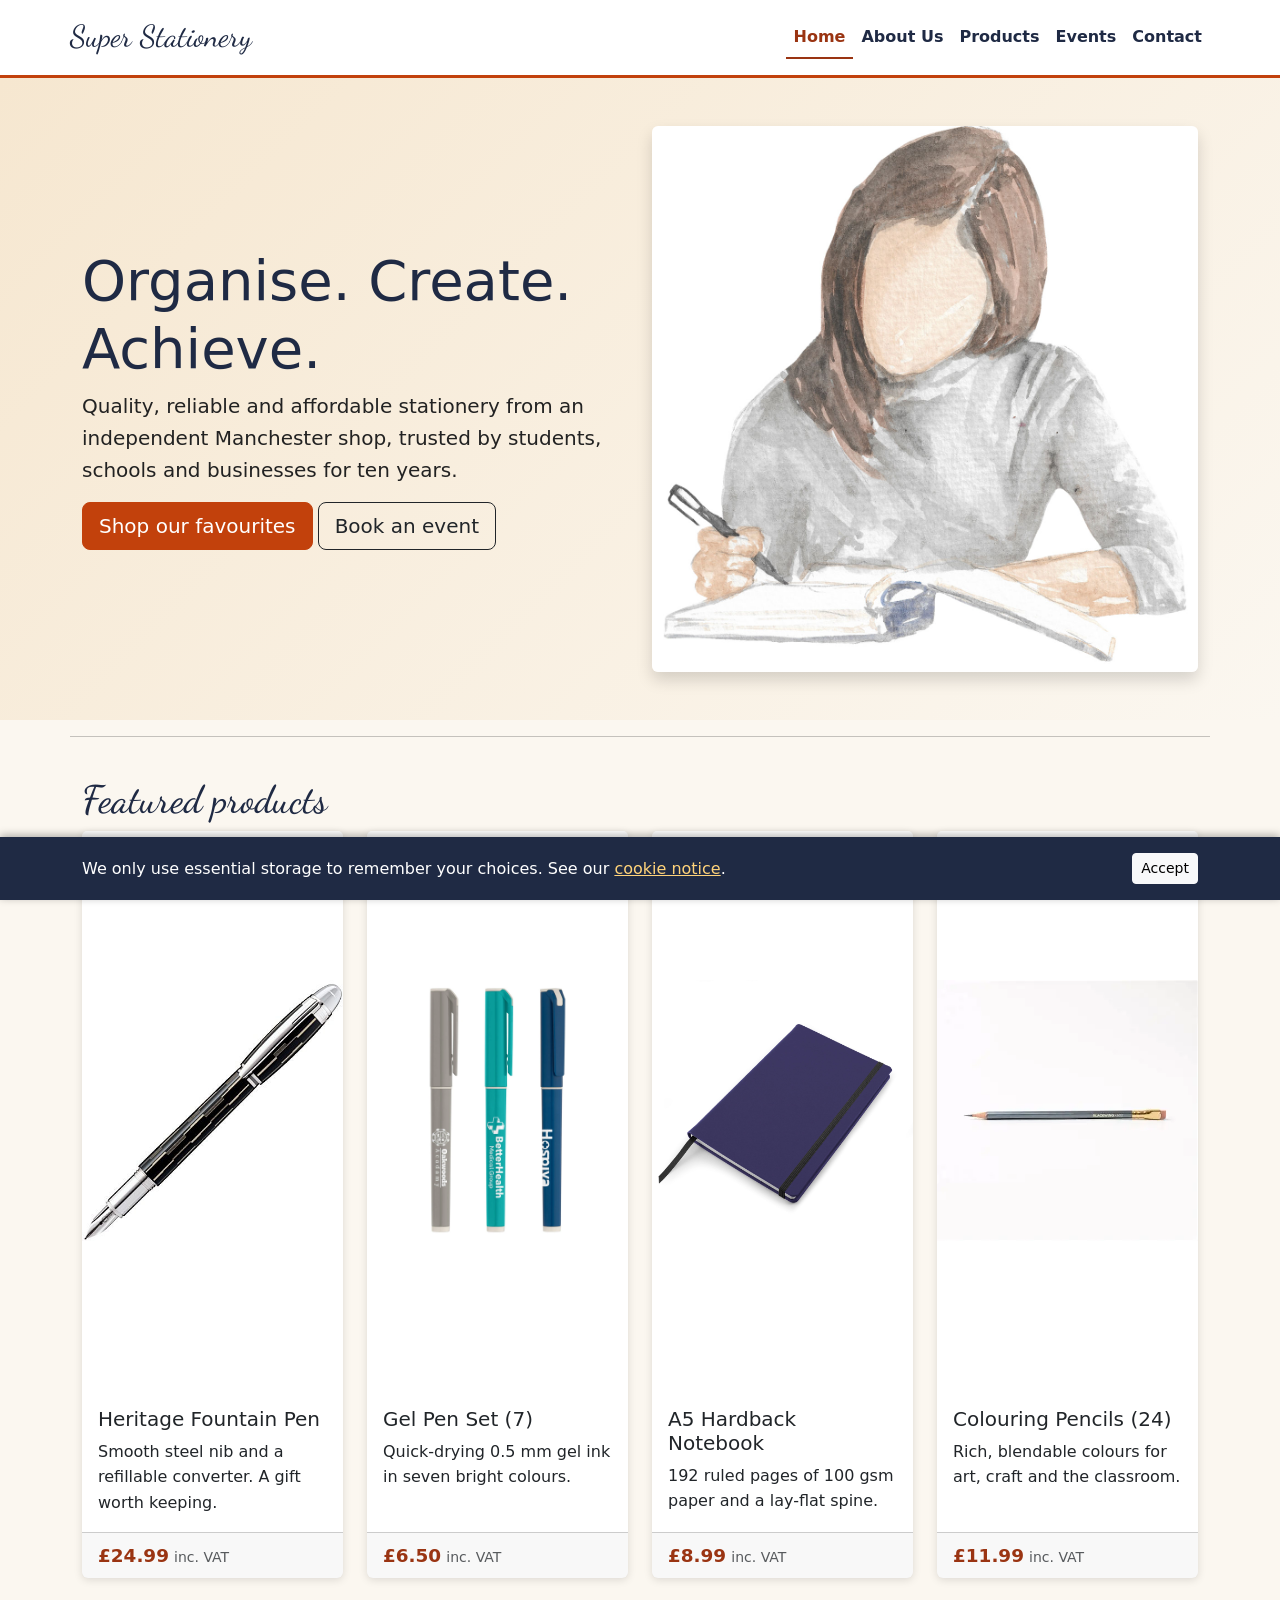
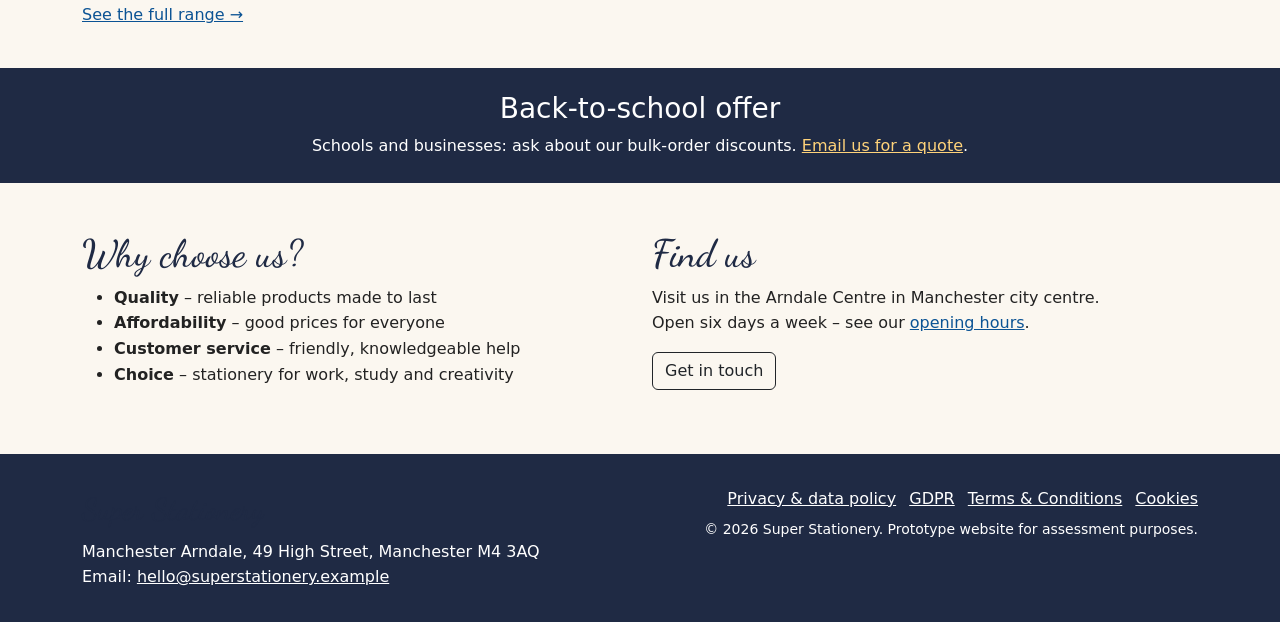
<file: index.html>
<!DOCTYPE html>
<html lang="en-GB">
<head>
  <!-- Character set and responsive viewport (needed for mobile layouts) -->
  <meta charset="utf-8">
  <meta name="viewport" content="width=device-width, initial-scale=1">
  <meta name="description" content="Super Stationery: quality, affordable stationery from an independent Manchester shop.">
  <title>Home | Super Stationery</title>
  <!-- Google Font for headings; Bootstrap provides the responsive grid; styles.css controls the site-wide look -->
  <link rel="preconnect" href="https://fonts.googleapis.com">
  <link href="https://fonts.googleapis.com/css2?family=Dancing+Script:wght@600&display=swap" rel="stylesheet">
  <link rel="stylesheet" href="css/vendor/bootstrap.min.css">
  <link rel="stylesheet" href="css/styles.css">
</head>
<body>
  <!-- Accessibility: lets keyboard users jump past the navigation -->
  <a class="skip-link" href="#main">Skip to main content</a>

  <header class="site-header">
    <nav class="navbar navbar-expand-md container" aria-label="Main navigation">
      <a class="navbar-brand brand" href="index.html">Super Stationery</a>
      <button class="navbar-toggler" type="button" data-bs-toggle="collapse" data-bs-target="#mainNav" aria-controls="mainNav" aria-expanded="false" aria-label="Toggle navigation">
        <span class="navbar-toggler-icon"></span>
      </button>
      <div class="collapse navbar-collapse" id="mainNav">
        <ul class="navbar-nav ms-auto">
          <li class="nav-item"><a class="nav-link active" href="index.html" aria-current="page">Home</a></li>
          <li class="nav-item"><a class="nav-link" href="about.html">About Us</a></li>
          <li class="nav-item"><a class="nav-link" href="products.html">Products</a></li>
          <li class="nav-item"><a class="nav-link" href="events.html">Events</a></li>
          <li class="nav-item"><a class="nav-link" href="contact.html">Contact</a></li>
        </ul>
      </div>
    </nav>
  </header>

  <main id="main" tabindex="-1">
    <!-- Hero section -->
    <section class="hero py-5" aria-labelledby="hero-title">
      <div class="container">
        <div class="row align-items-center gy-4">
          <div class="col-md-6">
            <h1 id="hero-title" class="display-4">Organise. Create. Achieve.</h1>
            <p class="lead">Quality, reliable and affordable stationery from an independent Manchester shop, trusted by students, schools and businesses for ten years.</p>
            <a class="btn btn-accent btn-lg" href="products.html">Shop our favourites</a>
            <a class="btn btn-outline-dark btn-lg" href="events.html">Book an event</a>
          </div>
          <div class="col-md-6">
            <figure class="mb-0">
              <img src="images/hero_image.jpg" class="img-fluid rounded shadow" alt="A notebook, red pen, teal journal and highlighters laid out on a wooden desk" width="800" height="560">
            </figure>
          </div>
        </div>
      </div>
    </section>

    <hr class="container">

    <!-- Featured products: four cards. 1 per row on phones, 2 on tablets, 4 on desktop -->
    <section class="container py-4" aria-labelledby="featured-title">
      <h2 id="featured-title" class="section-title">Featured products</h2>
      <div class="row g-4 fade-in-group">

        <div class="col-sm-6 col-lg-3 product" data-category="writing">
          <article class="card h-100 product-card">
            <img src="images/fountain_pen.jpg" class="card-img-top" alt="Navy fountain pen with gold trim" width="800" height="560" loading="lazy">
            <div class="card-body">
              <h3 class="h5 card-title">Heritage Fountain Pen</h3>
              <p class="card-text">Smooth steel nib and a refillable converter. A gift worth keeping.</p>
            </div>
            <div class="card-footer"><strong class="price">£24.99</strong> <span class="text-muted small">inc. VAT</span></div>
          </article>
        </div>

        <div class="col-sm-6 col-lg-3 product" data-category="writing">
          <article class="card h-100 product-card">
            <img src="images/gel_pens.webp" class="card-img-top" alt="Seven colourful gel pens fanned out" width="800" height="560" loading="lazy">
            <div class="card-body">
              <h3 class="h5 card-title">Gel Pen Set (7)</h3>
              <p class="card-text">Quick-drying 0.5&nbsp;mm gel ink in seven bright colours.</p>
            </div>
            <div class="card-footer"><strong class="price">£6.50</strong> <span class="text-muted small">inc. VAT</span></div>
          </article>
        </div>

        <div class="col-sm-6 col-lg-3 product" data-category="paper">
          <article class="card h-100 product-card">
            <img src="images/notebook.jpeg" class="card-img-top" alt="Teal A5 hardback notebook" width="800" height="560" loading="lazy">
            <div class="card-body">
              <h3 class="h5 card-title">A5 Hardback Notebook</h3>
              <p class="card-text">192 ruled pages of 100&nbsp;gsm paper and a lay-flat spine.</p>
            </div>
            <div class="card-footer"><strong class="price">£8.99</strong> <span class="text-muted small">inc. VAT</span></div>
          </article>
        </div>

        <div class="col-sm-6 col-lg-3 product" data-category="art">
          <article class="card h-100 product-card">
            <img src="images/pencil.webp" class="card-img-top" alt="Seven colouring pencils" width="800" height="560" loading="lazy">
            <div class="card-body">
              <h3 class="h5 card-title">Colouring Pencils (24)</h3>
              <p class="card-text">Rich, blendable colours for art, craft and the classroom.</p>
            </div>
            <div class="card-footer"><strong class="price">£11.99</strong> <span class="text-muted small">inc. VAT</span></div>
          </article>
        </div>

      </div>
      <p class="mt-4"><a href="products.html">See the full range &rarr;</a></p>
    </section>

    <aside class="promo py-4" aria-label="Current promotion">
      <div class="container text-center">
        <h2 class="h3">Back-to-school offer</h2>
        <p class="mb-0">Schools and businesses: ask about our bulk-order discounts. <a href="mailto:hello@superstationery.example?subject=Bulk%20order%20enquiry">Email us for a quote</a>.</p>
      </div>
    </aside>

    <section class="container py-5" aria-labelledby="why-title">
      <div class="row gy-4">
        <div class="col-md-6">
          <h2 id="why-title" class="section-title">Why choose us?</h2>
          <ul>
            <li><strong>Quality</strong> &ndash; reliable products made to last</li>
            <li><strong>Affordability</strong> &ndash; good prices for everyone</li>
            <li><strong>Customer service</strong> &ndash; friendly, knowledgeable help</li>
            <li><strong>Choice</strong> &ndash; stationery for work, study and creativity</li>
          </ul>
        </div>
        <div class="col-md-6">
          <h2 class="section-title">Find us</h2>
          <p>Visit us in the Arndale Centre in Manchester city centre.<br>
          Open six days a week &ndash; see our <a href="contact.html#hours">opening hours</a>.</p>
          <p><a class="btn btn-outline-dark" href="contact.html">Get in touch</a></p>
        </div>
      </div>
    </section>
  </main>

  <footer class="site-footer">
    <div class="container">
      <div class="row gy-3">
        <div class="col-md-6">
          <p class="brand mb-1">Super Stationery</p>
          <address class="mb-0">Manchester Arndale, 49 High Street, Manchester M4 3AQ<br>
          Email: <a href="mailto:hello@superstationery.example">hello@superstationery.example</a></address>
        </div>
        <div class="col-md-6 text-md-end">
          <ul class="list-inline mb-1">
            <li class="list-inline-item"><a href="contact.html#privacy">Privacy &amp; data policy</a></li>
            <li class="list-inline-item"><a href="contact.html#gdpr">GDPR</a></li>
            <li class="list-inline-item"><a href="contact.html#terms">Terms &amp; Conditions</a></li>
            <li class="list-inline-item"><a href="contact.html#cookies">Cookies</a></li>
          </ul>
          <small>&copy; 2026 Super Stationery. Prototype website for assessment purposes.</small>
        </div>
      </div>
    </div>
  </footer>

  <!-- Scripts at the end so the page content loads first. Add further files in js/ later. -->
  <script src="js/vendor/jquery.min.js"></script>
  <script src="js/vendor/bootstrap.bundle.min.js"></script>
  <script src="js/main.js"></script>
</body>
</html>
</file>
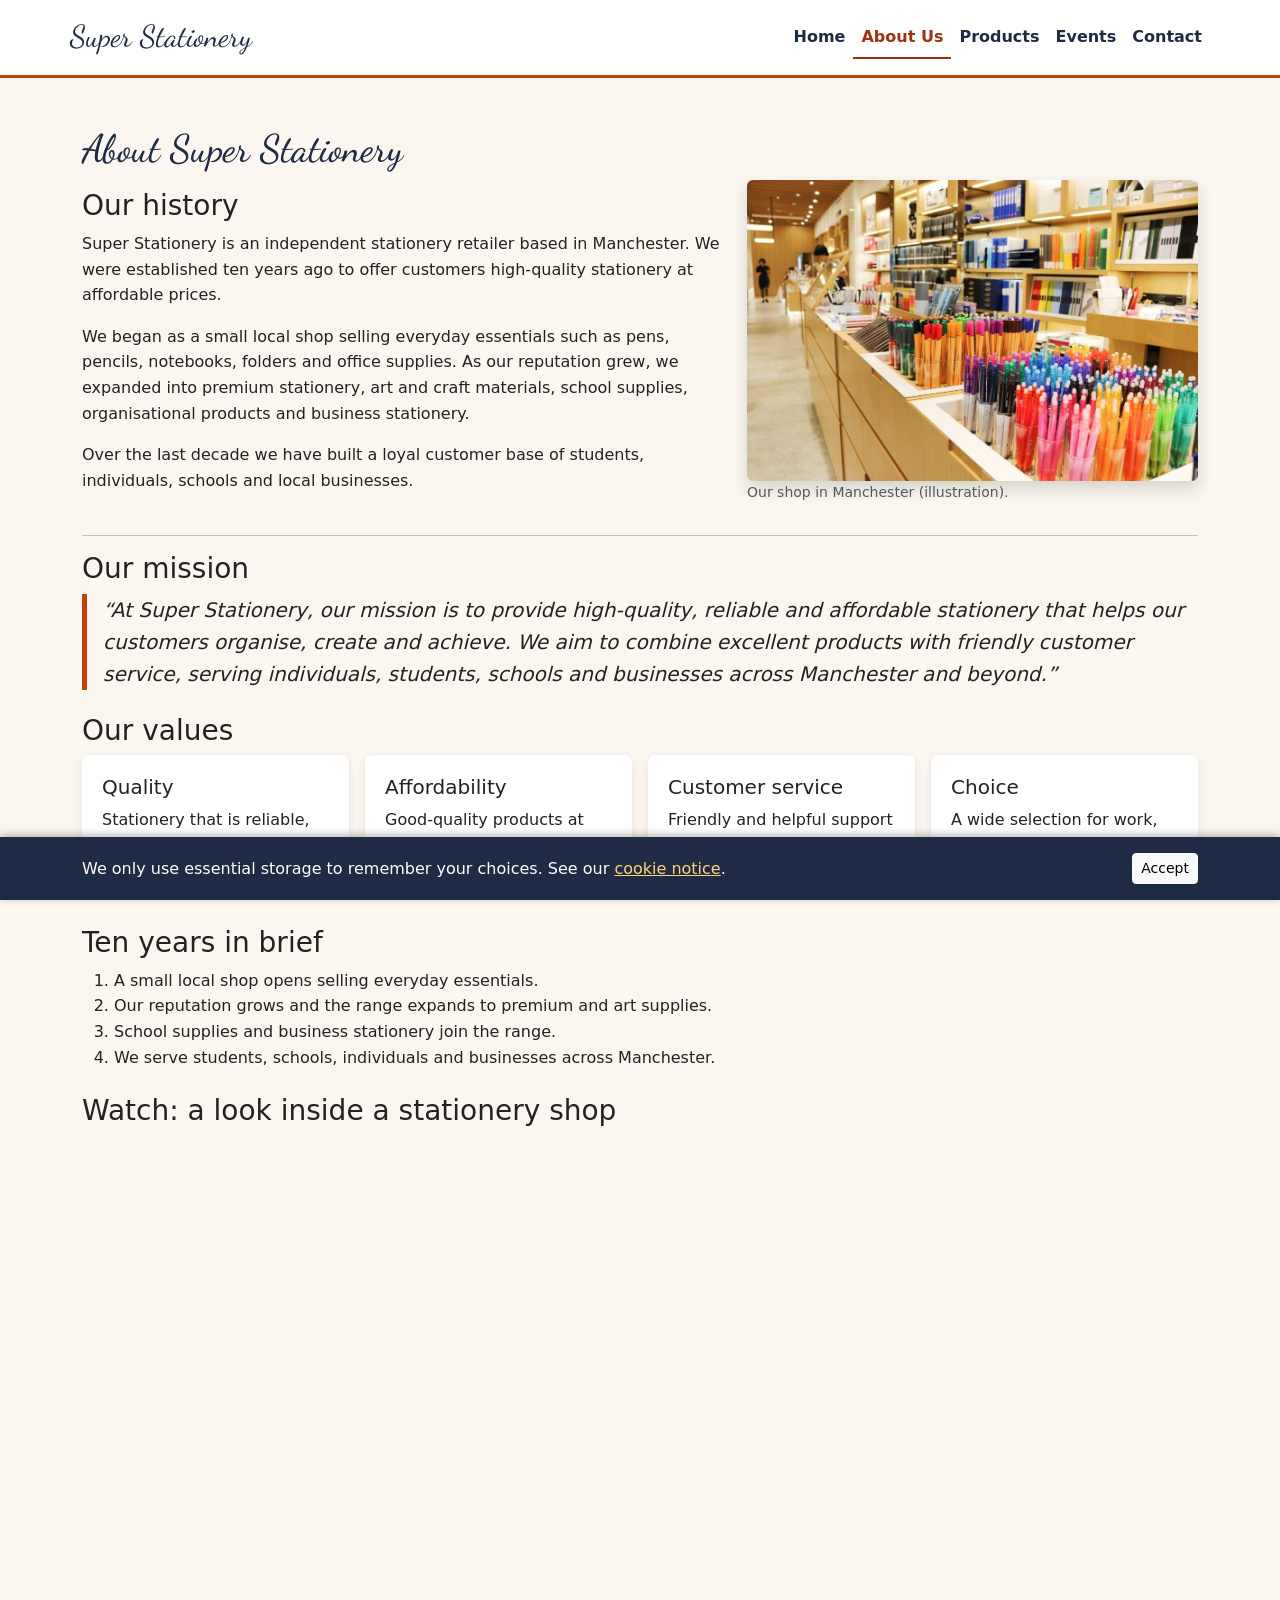
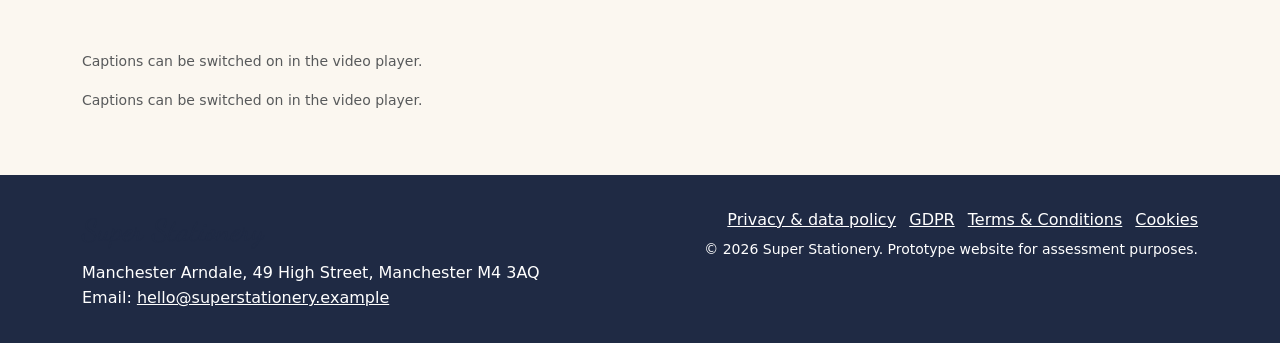
<file: about.html>
<!DOCTYPE html>
<html lang="en-GB">
<head>
  <!-- Character set and responsive viewport (needed for mobile layouts) -->
  <meta charset="utf-8">
  <meta name="viewport" content="width=device-width, initial-scale=1">
  <meta name="description" content="The history, mission and values of Super Stationery, an independent Manchester stationery shop.">
  <title>About Us | Super Stationery</title>
  <!-- Google Font for headings; Bootstrap provides the responsive grid; styles.css controls the site-wide look -->
  <link rel="preconnect" href="https://fonts.googleapis.com">
  <link href="https://fonts.googleapis.com/css2?family=Dancing+Script:wght@600&display=swap" rel="stylesheet">
  <link rel="stylesheet" href="css/vendor/bootstrap.min.css">
  <link rel="stylesheet" href="css/styles.css">
</head>
<body>
  <!-- Accessibility: lets keyboard users jump past the navigation -->
  <a class="skip-link" href="#main">Skip to main content</a>

  <header class="site-header">
    <nav class="navbar navbar-expand-md container" aria-label="Main navigation">
      <a class="navbar-brand brand" href="index.html">Super Stationery</a>
      <button class="navbar-toggler" type="button" data-bs-toggle="collapse" data-bs-target="#mainNav" aria-controls="mainNav" aria-expanded="false" aria-label="Toggle navigation">
        <span class="navbar-toggler-icon"></span>
      </button>
      <div class="collapse navbar-collapse" id="mainNav">
        <ul class="navbar-nav ms-auto"><li class="nav-item"><a class="nav-link" href="index.html">Home</a></li><li class="nav-item"><a class="nav-link active" href="about.html" aria-current="page">About Us</a></li><li class="nav-item"><a class="nav-link" href="products.html">Products</a></li><li class="nav-item"><a class="nav-link" href="events.html">Events</a></li><li class="nav-item"><a class="nav-link" href="contact.html">Contact</a></li></ul>
      </div>
    </nav>
  </header>

  <main id="main" tabindex="-1">
    <section class="container py-5" aria-labelledby="about-title">
      <h1 id="about-title" class="section-title">About Super Stationery</h1>
      <div class="row align-items-center gy-4">
        <div class="col-md-7">
          <h2 class="h3">Our history</h2>
          <p>Super Stationery is an independent stationery retailer based in Manchester. We were established ten years ago to offer customers high-quality stationery at affordable prices.</p>
          <p>We began as a small local shop selling everyday essentials such as pens, pencils, notebooks, folders and office supplies. As our reputation grew, we expanded into premium stationery, art and craft materials, school supplies, organisational products and business stationery.</p>
          <p>Over the last decade we have built a loyal customer base of students, individuals, schools and local businesses.</p>
        </div>
        <div class="col-md-5">
          <figure>
            <img src="images/shop.jpg" class="img-fluid rounded shadow" alt="Illustration of the Super Stationery shop front with a red sign and two display windows" width="800" height="560">
            <figcaption class="small text-muted">Our shop in Manchester (illustration).</figcaption>
          </figure>
        </div>
      </div>
      <hr>
      <article class="mission">
        <h2 class="h3">Our mission</h2>
        <blockquote class="blockquote">
          <p>&ldquo;At Super Stationery, our mission is to provide high-quality, reliable and affordable stationery that helps our customers organise, create and achieve. We aim to combine excellent products with friendly customer service, serving individuals, students, schools and businesses across Manchester and beyond.&rdquo;</p>
        </blockquote>
      </article>
      <h2 class="h3 mt-4">Our values</h2>
      <div class="row g-3">
        <div class="col-sm-6 col-lg-3"><div class="value-box"><h3 class="h5">Quality</h3><p class="mb-0">Stationery that is reliable, practical and made to last.</p></div></div>
        <div class="col-sm-6 col-lg-3"><div class="value-box"><h3 class="h5">Affordability</h3><p class="mb-0">Good-quality products at reasonable prices.</p></div></div>
        <div class="col-sm-6 col-lg-3"><div class="value-box"><h3 class="h5">Customer service</h3><p class="mb-0">Friendly and helpful support for every customer.</p></div></div>
        <div class="col-sm-6 col-lg-3"><div class="value-box"><h3 class="h5">Choice</h3><p class="mb-0">A wide selection for work, study and creativity.</p></div></div>
      </div>
    </section>
    <section class="container pb-5" aria-labelledby="timeline-title">
      <h2 id="timeline-title" class="h3">Ten years in brief</h2>
      <ol>
        <li>A small local shop opens selling everyday essentials.</li>
        <li>Our reputation grows and the range expands to premium and art supplies.</li>
        <li>School supplies and business stationery join the range.</li>
        <li>We serve students, schools, individuals and businesses across Manchester.</li>
      </ol>
      <h2 class="h3 mt-4">Watch: a look inside a stationery shop</h2>
      <!-- Embedded YouTube video (privacy-enhanced domain). Replace VIDEO_ID with the ID of a video you are allowed to embed. -->
      <div class="ratio ratio-16x9 video-wrap">
       <iframe src="https://www.youtube-nocookie.com/embed/-wW5SCjDftY" title="Video: inside a stationery shop" loading="lazy" allow="accelerometer; encrypted-media; gyroscope; picture-in-picture" referrerpolicy="strict-origin-when-cross-origin" allowfullscreen></iframe>
      </div>
      <p class="small text-muted mt-2">Captions can be switched on in the video player.</p>
      </div>
      <p class="small text-muted mt-2">Captions can be switched on in the video player.</p>
    </section>
  </main>

  <footer class="site-footer">
    <div class="container">
      <div class="row gy-3">
        <div class="col-md-6">
          <p class="brand mb-1">Super Stationery</p>
          <address class="mb-0">Manchester Arndale, 49 High Street, Manchester M4 3AQ<br>
          Email: <a href="mailto:hello@superstationery.example">hello@superstationery.example</a></address>
        </div>
        <div class="col-md-6 text-md-end">
          <ul class="list-inline mb-1">
            <li class="list-inline-item"><a href="contact.html#privacy">Privacy &amp; data policy</a></li>
            <li class="list-inline-item"><a href="contact.html#gdpr">GDPR</a></li>
            <li class="list-inline-item"><a href="contact.html#terms">Terms &amp; Conditions</a></li>
            <li class="list-inline-item"><a href="contact.html#cookies">Cookies</a></li>
          </ul>
          <small>&copy; 2026 Super Stationery. Prototype website for assessment purposes.</small>
        </div>
      </div>
    </div>
  </footer>

  <!-- Scripts at the end so the page content loads first. Add further files in js/ later. -->
  <script src="js/vendor/jquery.min.js"></script>
  <script src="js/vendor/bootstrap.bundle.min.js"></script>
  <script src="js/main.js"></script>
</body>
</html>
</file>
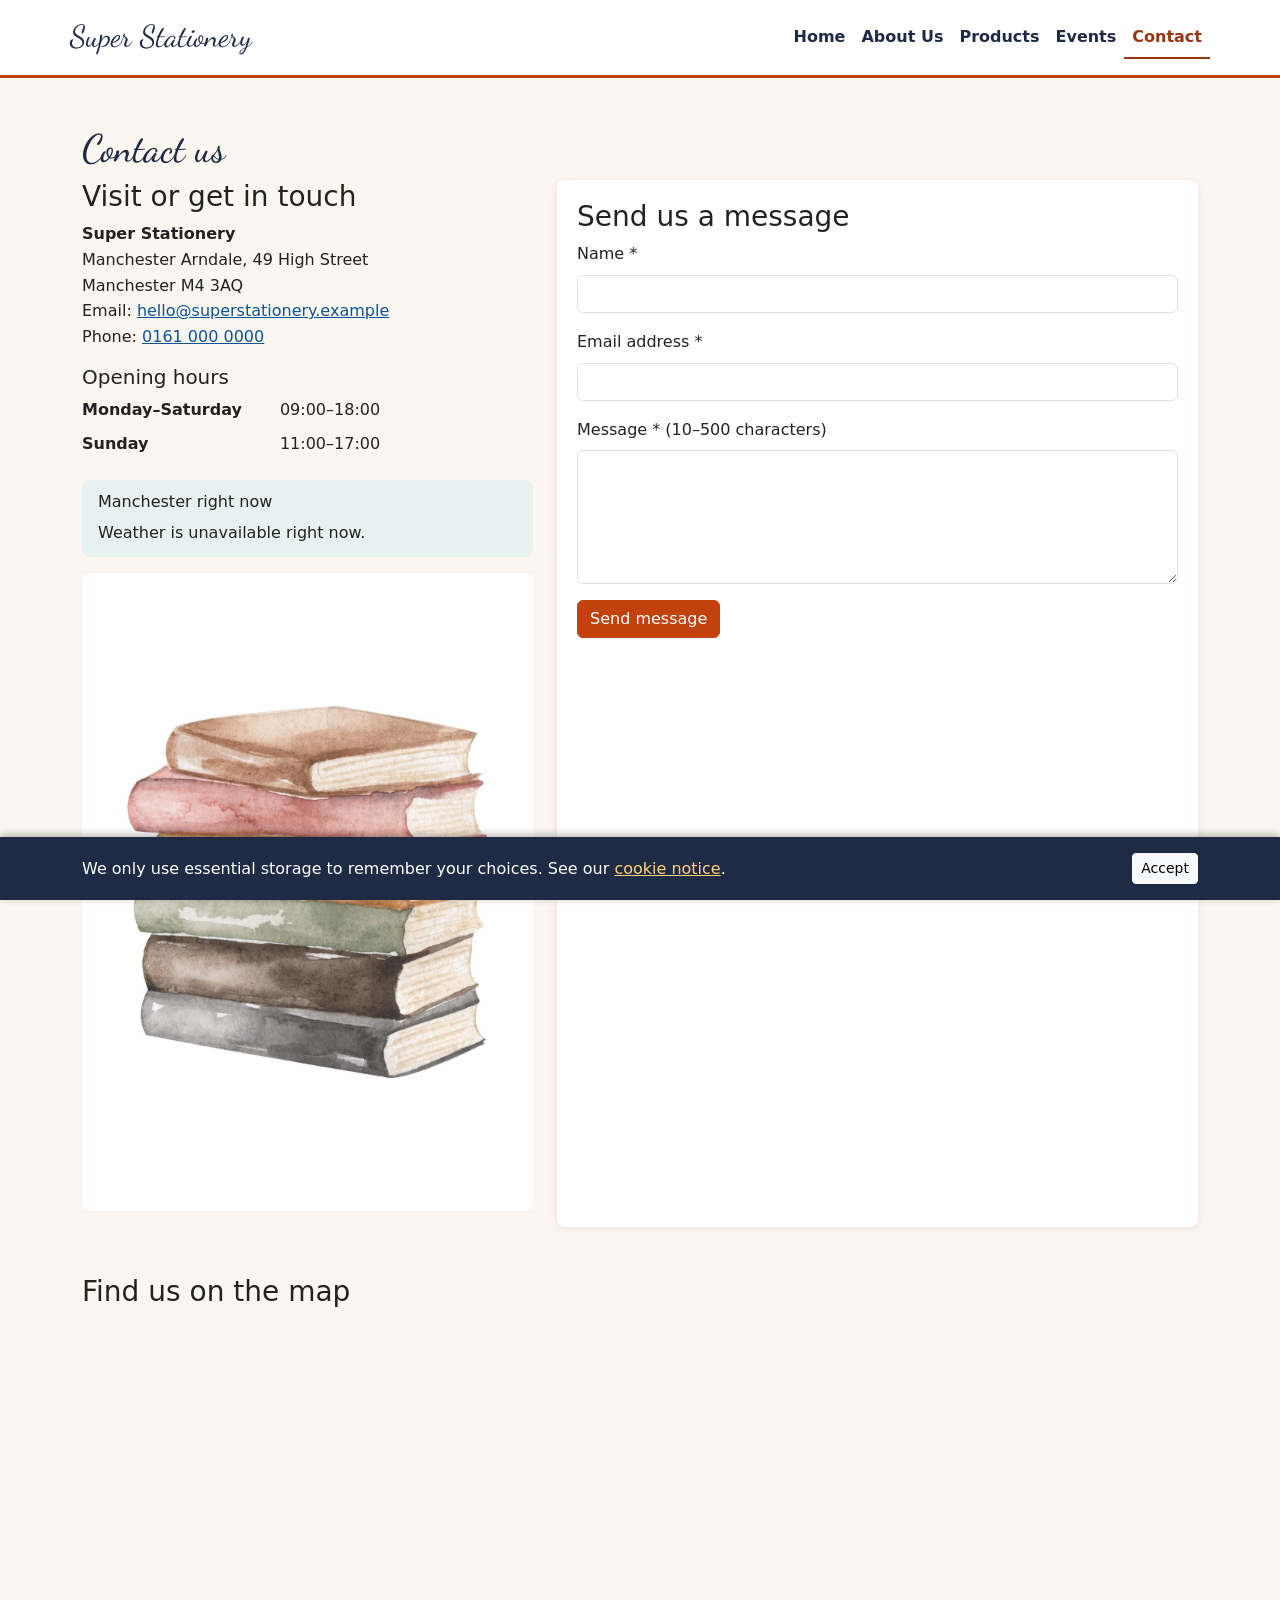
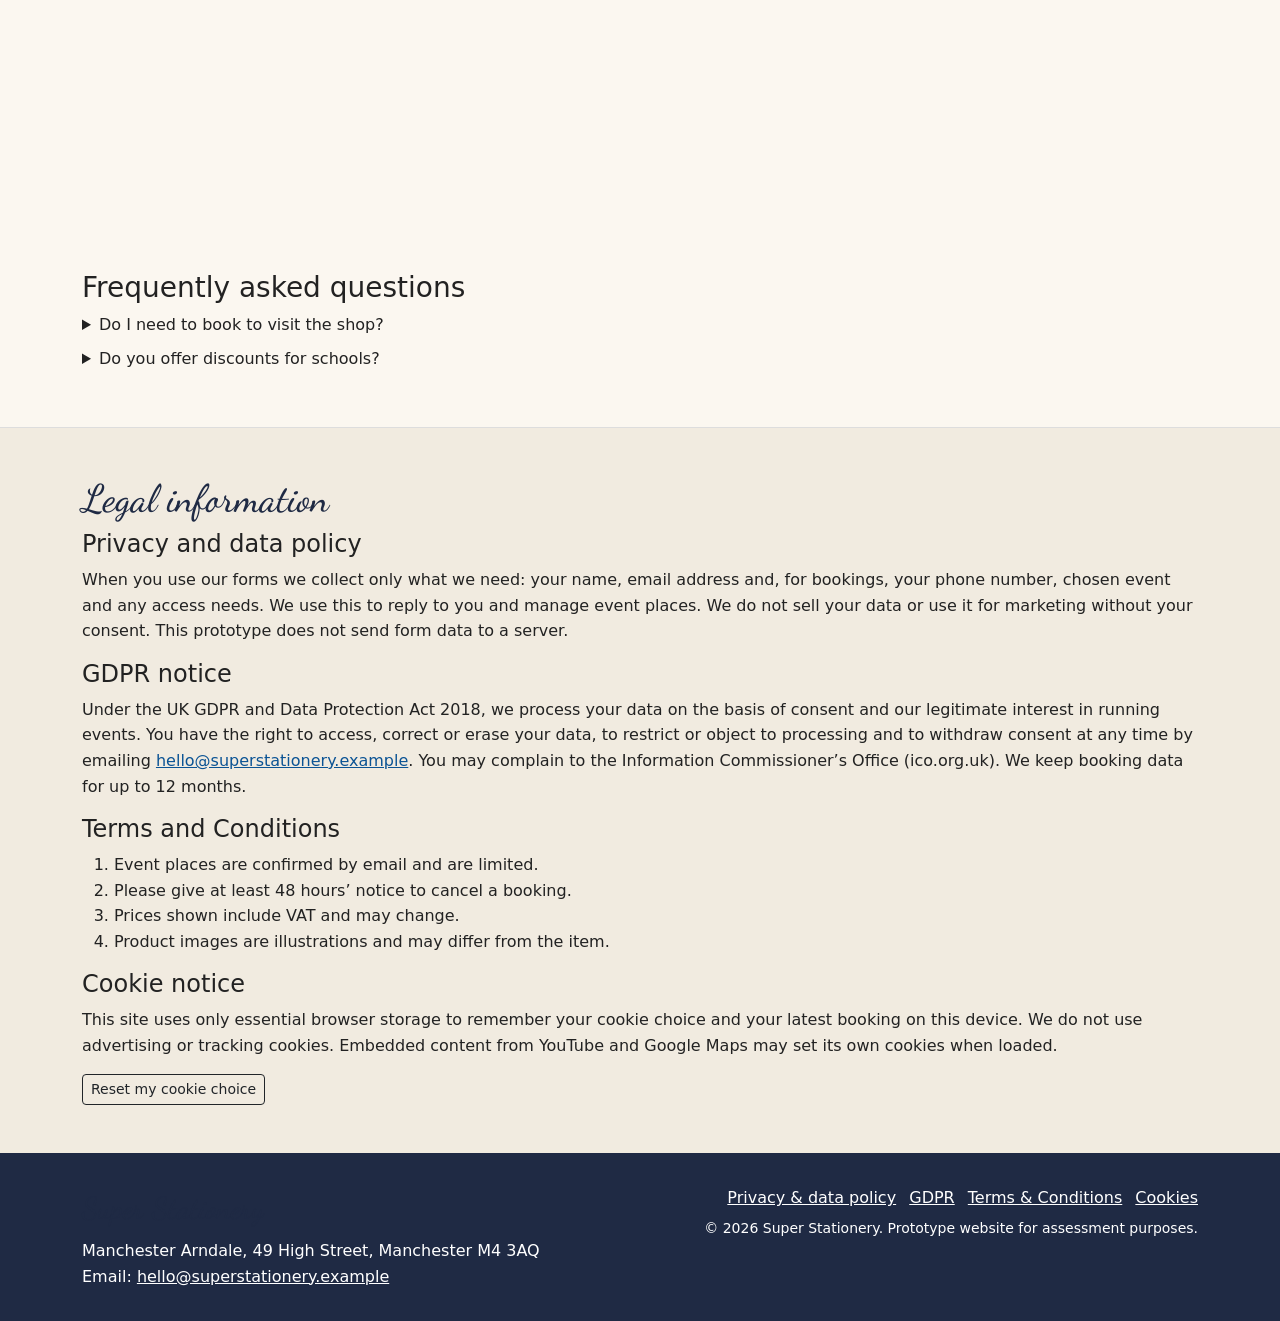
<file: contact.html>
<!DOCTYPE html>
<html lang="en-GB">
<head>
  <!-- Character set and responsive viewport (needed for mobile layouts) -->
  <meta charset="utf-8">
  <meta name="viewport" content="width=device-width, initial-scale=1">
  <meta name="description" content="Contact Super Stationery, find our Arndale Centre shop and read our privacy information.">
  <title>Contact | Super Stationery</title>
  <!-- Google Font for headings; Bootstrap provides the responsive grid; styles.css controls the site-wide look -->
  <link rel="preconnect" href="https://fonts.googleapis.com">
  <link href="https://fonts.googleapis.com/css2?family=Dancing+Script:wght@600&display=swap" rel="stylesheet">
  <link rel="stylesheet" href="css/vendor/bootstrap.min.css">
  <link rel="stylesheet" href="css/styles.css">
</head>
<body>
  <!-- Accessibility: lets keyboard users jump past the navigation -->
  <a class="skip-link" href="#main">Skip to main content</a>

  <header class="site-header">
    <nav class="navbar navbar-expand-md container" aria-label="Main navigation">
      <a class="navbar-brand brand" href="index.html">Super Stationery</a>
      <button class="navbar-toggler" type="button" data-bs-toggle="collapse" data-bs-target="#mainNav" aria-controls="mainNav" aria-expanded="false" aria-label="Toggle navigation">
        <span class="navbar-toggler-icon"></span>
      </button>
      <div class="collapse navbar-collapse" id="mainNav">
        <ul class="navbar-nav ms-auto"><li class="nav-item"><a class="nav-link" href="index.html">Home</a></li><li class="nav-item"><a class="nav-link" href="about.html">About Us</a></li><li class="nav-item"><a class="nav-link" href="products.html">Products</a></li><li class="nav-item"><a class="nav-link" href="events.html">Events</a></li><li class="nav-item"><a class="nav-link active" href="contact.html" aria-current="page">Contact</a></li></ul>
      </div>
    </nav>
  </header>

  <main id="main" tabindex="-1">
    <section class="container py-5" aria-labelledby="contact-title">
      <h1 id="contact-title" class="section-title">Contact us</h1>
      <div class="row g-4">
        <div class="col-lg-5">
          <h2 class="h3">Visit or get in touch</h2>
          <address>
            <strong>Super Stationery</strong><br>
            Manchester Arndale, 49 High Street<br>Manchester M4 3AQ<br>
            Email: <a href="mailto:hello@superstationery.example">hello@superstationery.example</a><br>
            Phone: <a href="tel:+441610000000">0161 000 0000</a> 
          </address>
          <h3 class="h5" id="hours">Opening hours</h3>
          <dl class="row">
            <dt class="col-5">Monday&ndash;Saturday</dt><dd class="col-7">09:00&ndash;18:00</dd>
            <dt class="col-5">Sunday</dt><dd class="col-7">11:00&ndash;17:00</dd>
          </dl>
          <aside class="weather" aria-live="polite">
            <h3 class="h6">Manchester right now</h3>
            <p id="weather" class="mb-0">Loading weather&hellip;</p>
      
          </aside>
          <figure class="mt-3">
            <img src="images/books.jpg" class="img-fluid rounded" alt="Illustration of a teal notebook with a label" width="800" height="560" loading="lazy">
            
          </figure>
        </div>
        <div class="col-lg-7">
          <div class="form-panel">
            <h2 class="h3" id="msg-title">Send us a message</h2>
            <form id="contact-form" class="needs-validation" novalidate aria-labelledby="msg-title">
              <div class="mb-3">
                <label for="c-name" class="form-label">Name *</label>
                <input type="text" class="form-control" id="c-name" name="name" required minlength="2" maxlength="60" autocomplete="name">
                <div class="invalid-feedback">Please enter your name.</div>
              </div>
              <div class="mb-3">
                <label for="c-email" class="form-label">Email address *</label>
                <input type="email" class="form-control" id="c-email" name="email" required maxlength="100" autocomplete="email">
                <div class="invalid-feedback">Please enter a valid email address.</div>
              </div>
              <div class="mb-3">
                <label for="c-msg" class="form-label">Message * (10&ndash;500 characters)</label>
                <textarea class="form-control" id="c-msg" name="message" rows="5" required minlength="10" maxlength="500"></textarea>
                <div class="invalid-feedback">Please write a message of at least 10 characters.</div>
              </div>
              <button type="submit" class="btn btn-accent">Send message</button>
            </form>
            <div id="contact-confirmation" class="alert alert-success mt-3" role="status" tabindex="-1" hidden></div>
          </div>
        </div>
      </div>
      <h2 class="h3 mt-5">Find us on the map</h2>
      <div class="ratio ratio-16x9 map-wrap">
        <iframe title="Google Map showing the Manchester Arndale Centre" src="https://www.google.com/maps?q=Manchester+Arndale+Centre&amp;output=embed" loading="lazy" referrerpolicy="no-referrer-when-downgrade" allowfullscreen></iframe>
      </div>
      <h2 class="h3 mt-5">Frequently asked questions</h2>
      <details class="mb-2"><summary>Do I need to book to visit the shop?</summary><p class="mt-2">No, just walk in. Booking is only needed for events.</p></details>
      <details class="mb-2"><summary>Do you offer discounts for schools?</summary><p class="mt-2">Yes. Email us for a bulk-order quote.</p></details>
    </section>

    <!-- Legal notices: required by the project checklist (privacy, GDPR, terms, cookies) -->
    <section class="legal py-5" aria-labelledby="legal-title">
      <div class="container">
        <h2 id="legal-title" class="section-title">Legal information</h2>
        <h3 id="privacy" class="h4">Privacy and data policy</h3>
        <p>When you use our forms we collect only what we need: your name, email address and, for bookings, your phone number, chosen event and any access needs. We use this to reply to you and manage event places. We do not sell your data or use it for marketing without your consent. This prototype does not send form data to a server.</p>
        <h3 id="gdpr" class="h4">GDPR notice</h3>
        <p>Under the UK GDPR and Data Protection Act 2018, we process your data on the basis of consent and our legitimate interest in running events. You have the right to access, correct or erase your data, to restrict or object to processing and to withdraw consent at any time by emailing <a href="mailto:hello@superstationery.example?subject=Data%20request">hello@superstationery.example</a>. You may complain to the Information Commissioner&rsquo;s Office (ico.org.uk). We keep booking data for up to 12 months.</p>
        <h3 id="terms" class="h4">Terms and Conditions</h3>
        <ol>
          <li>Event places are confirmed by email and are limited.</li>
          <li>Please give at least 48 hours&rsquo; notice to cancel a booking.</li>
          <li>Prices shown include VAT and may change.</li>
          <li>Product images are illustrations and may differ from the item.</li>
        </ol>
        <h3 id="cookies" class="h4">Cookie notice</h3>
        <p>This site uses only essential browser storage to remember your cookie choice and your latest booking on this device. We do not use advertising or tracking cookies. Embedded content from YouTube and Google Maps may set its own cookies when loaded.</p>
        <button type="button" class="btn btn-outline-dark btn-sm" id="reset-cookies">Reset my cookie choice</button>
      </div>
    </section>
  </main>

  <footer class="site-footer">
    <div class="container">
      <div class="row gy-3">
        <div class="col-md-6">
          <p class="brand mb-1">Super Stationery</p>
          <address class="mb-0">Manchester Arndale, 49 High Street, Manchester M4 3AQ<br>
          Email: <a href="mailto:hello@superstationery.example">hello@superstationery.example</a></address>
        </div>
        <div class="col-md-6 text-md-end">
          <ul class="list-inline mb-1">
            <li class="list-inline-item"><a href="contact.html#privacy">Privacy &amp; data policy</a></li>
            <li class="list-inline-item"><a href="contact.html#gdpr">GDPR</a></li>
            <li class="list-inline-item"><a href="contact.html#terms">Terms &amp; Conditions</a></li>
            <li class="list-inline-item"><a href="contact.html#cookies">Cookies</a></li>
          </ul>
          <small>&copy; 2026 Super Stationery. Prototype website for assessment purposes.</small>
        </div>
      </div>
    </div>
  </footer>

  <!-- Scripts at the end so the page content loads first. Add further files in js/ later. -->
  <script src="js/vendor/jquery.min.js"></script>
  <script src="js/vendor/bootstrap.bundle.min.js"></script>
  <script src="js/main.js"></script>
</body>
</html>
</file>
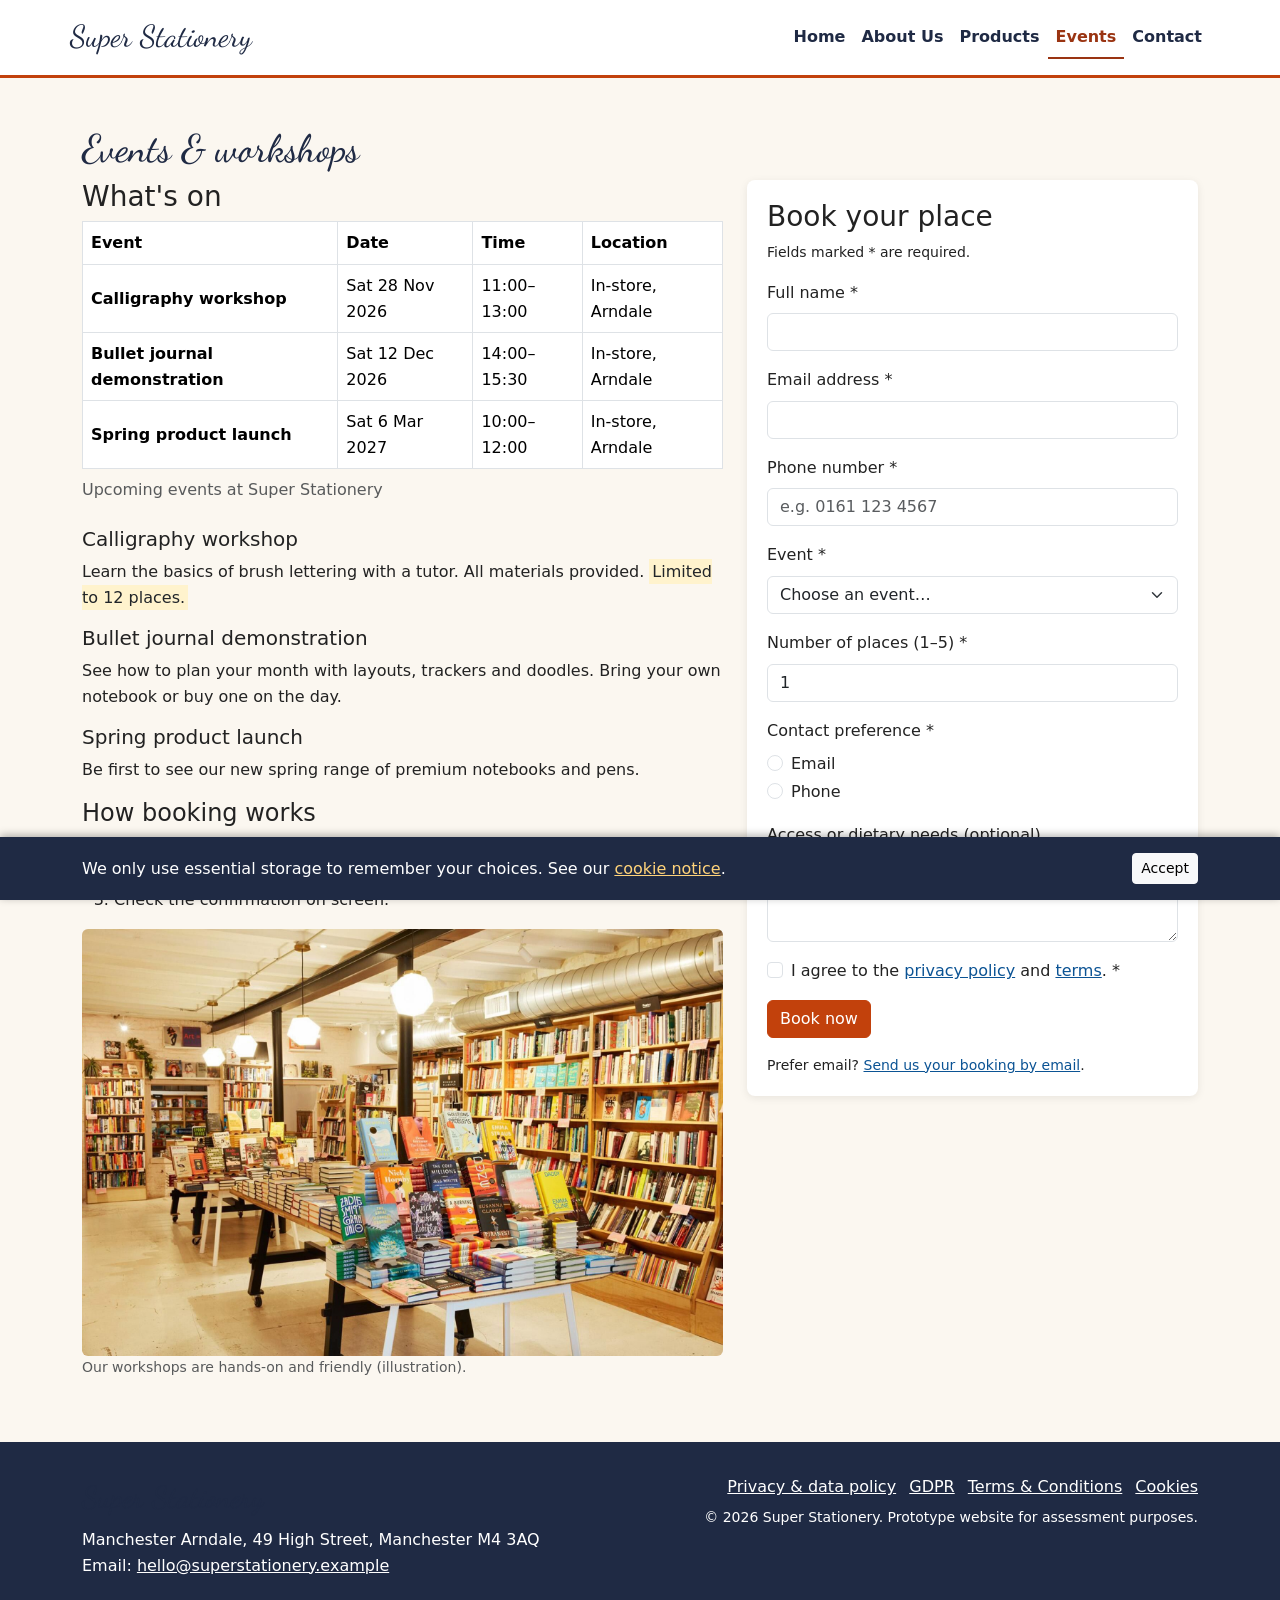
<file: events.html>
<!DOCTYPE html>
<html lang="en-GB">
<head>
  <!-- Character set and responsive viewport (needed for mobile layouts) -->
  <meta charset="utf-8">
  <meta name="viewport" content="width=device-width, initial-scale=1">
  <meta name="description" content="Book onto a Super Stationery workshop, demonstration or product launch.">
  <title>Events | Super Stationery</title>
  <!-- Google Font for headings; Bootstrap provides the responsive grid; styles.css controls the site-wide look -->
  <link rel="preconnect" href="https://fonts.googleapis.com">
  <link href="https://fonts.googleapis.com/css2?family=Dancing+Script:wght@600&display=swap" rel="stylesheet">
  <link rel="stylesheet" href="css/vendor/bootstrap.min.css">
  <link rel="stylesheet" href="css/styles.css">
</head>
<body>
  <!-- Accessibility: lets keyboard users jump past the navigation -->
  <a class="skip-link" href="#main">Skip to main content</a>

  <header class="site-header">
    <nav class="navbar navbar-expand-md container" aria-label="Main navigation">
      <a class="navbar-brand brand" href="index.html">Super Stationery</a>
      <button class="navbar-toggler" type="button" data-bs-toggle="collapse" data-bs-target="#mainNav" aria-controls="mainNav" aria-expanded="false" aria-label="Toggle navigation">
        <span class="navbar-toggler-icon"></span>
      </button>
      <div class="collapse navbar-collapse" id="mainNav">
        <ul class="navbar-nav ms-auto"><li class="nav-item"><a class="nav-link" href="index.html">Home</a></li><li class="nav-item"><a class="nav-link" href="about.html">About Us</a></li><li class="nav-item"><a class="nav-link" href="products.html">Products</a></li><li class="nav-item"><a class="nav-link active" href="events.html" aria-current="page">Events</a></li><li class="nav-item"><a class="nav-link" href="contact.html">Contact</a></li></ul>
      </div>
    </nav>
  </header>

  <main id="main" tabindex="-1">
    <section class="container py-5" aria-labelledby="ev-title">
      <h1 id="ev-title" class="section-title">Events &amp; workshops</h1>
      <div class="row g-4 align-items-start">
        <div class="col-lg-7">
          <h2 class="h3">What's on</h2>
          <div class="table-responsive">
            <table class="table table-bordered align-middle">
              <caption>Upcoming events at Super Stationery</caption>
              <thead><tr><th scope="col">Event</th><th scope="col">Date</th><th scope="col">Time</th><th scope="col">Location</th></tr></thead>
              <tbody>
                <tr><th scope="row">Calligraphy workshop</th><td><time datetime="2026-11-28">Sat 28 Nov 2026</time></td><td>11:00&ndash;13:00</td><td>In-store, Arndale</td></tr>
                <tr><th scope="row">Bullet journal demonstration</th><td><time datetime="2026-12-12">Sat 12 Dec 2026</time></td><td>14:00&ndash;15:30</td><td>In-store, Arndale</td></tr>
                <tr><th scope="row">Spring product launch</th><td><time datetime="2027-03-06">Sat 6 Mar 2027</time></td><td>10:00&ndash;12:00</td><td>In-store, Arndale</td></tr>
              </tbody>
            </table>
          </div>
          <article class="mb-3"><h3 class="h5">Calligraphy workshop</h3><p>Learn the basics of brush lettering with a tutor. All materials provided. <mark>Limited to 12 places.</mark></p></article>
          <article class="mb-3"><h3 class="h5">Bullet journal demonstration</h3><p>See how to plan your month with layouts, trackers and doodles. Bring your own notebook or buy one on the day.</p></article>
          <article class="mb-3"><h3 class="h5">Spring product launch</h3><p>Be first to see our new spring range of premium notebooks and pens.</p></article>
          <h2 class="h4">How booking works</h2>
          <ol><li>Choose your event.</li><li>Fill in the form with your details.</li><li>Check the confirmation on screen.</li></ol>
          <figure><img src="images/workshop.jpg" class="img-fluid rounded" alt="Illustration of two workshop tables with pages, and a calligraphy brush" width="800" height="560" loading="lazy"><figcaption class="small text-muted">Our workshops are hands-on and friendly (illustration).</figcaption></figure>
        </div>
        <div class="col-lg-5">
          <div class="form-panel">
            <h2 class="h3" id="book-title">Book your place</h2>
            <p class="small">Fields marked <span aria-hidden="true">*</span><span class="visually-hidden">with an asterisk</span> are required.</p>
            <!-- novalidate: validation is handled by our own JS (Constraint Validation API) so we can show helpful messages -->
            <form id="booking-form" class="needs-validation" novalidate aria-labelledby="book-title">
              <div class="mb-3">
                <label for="b-name" class="form-label">Full name *</label>
                <input type="text" class="form-control" id="b-name" name="name" required minlength="2" maxlength="60" pattern="[A-Za-z][A-Za-z '\-]+" autocomplete="name" aria-describedby="b-name-help">
                <div id="b-name-help" class="invalid-feedback">Please enter your name (letters only, at least 2 characters).</div>
              </div>
              <div class="mb-3">
                <label for="b-email" class="form-label">Email address *</label>
                <input type="email" class="form-control" id="b-email" name="email" required maxlength="100" autocomplete="email" aria-describedby="b-email-help">
                <div id="b-email-help" class="invalid-feedback">Please enter a valid email address, e.g. name@example.com.</div>
              </div>
              <div class="mb-3">
                <label for="b-phone" class="form-label">Phone number *</label>
                <input type="tel" class="form-control" id="b-phone" name="phone" required pattern="(\+44|0)[0-9 ]{9,12}" placeholder="e.g. 0161 123 4567" autocomplete="tel" aria-describedby="b-phone-help">
                <div id="b-phone-help" class="invalid-feedback">Please enter a UK phone number, e.g. 0161 123 4567.</div>
              </div>
              <div class="mb-3">
                <label for="b-event" class="form-label">Event *</label>
                <select class="form-select" id="b-event" name="event" required aria-describedby="b-event-help">
                  <option value="" selected disabled>Choose an event&hellip;</option>
                  <option value="Calligraphy workshop - 28 Nov 2026">Calligraphy workshop (28 Nov)</option>
                  <option value="Bullet journal demonstration - 12 Dec 2026">Bullet journal demo (12 Dec)</option>
                  <option value="Spring product launch - 6 Mar 2027">Spring product launch (6 Mar)</option>
                </select>
                <div id="b-event-help" class="invalid-feedback">Please choose an event.</div>
              </div>
              <div class="mb-3">
                <label for="b-tickets" class="form-label">Number of places (1&ndash;5) *</label>
                <input type="number" class="form-control" id="b-tickets" name="tickets" required min="1" max="5" value="1" aria-describedby="b-tickets-help">
                <div id="b-tickets-help" class="invalid-feedback">Please choose between 1 and 5 places.</div>
              </div>
              <fieldset class="mb-3">
                <legend class="form-label fs-6">Contact preference *</legend>
                <div class="form-check"><input class="form-check-input" type="radio" name="pref" id="pref-email" value="Email" required><label class="form-check-label" for="pref-email">Email</label></div>
                <div class="form-check"><input class="form-check-input" type="radio" name="pref" id="pref-phone" value="Phone"><label class="form-check-label" for="pref-phone">Phone</label></div>
                <div class="invalid-feedback">Please choose a contact preference.</div>
              </fieldset>
              <div class="mb-3">
                <label for="b-notes" class="form-label">Access or dietary needs (optional)</label>
                <textarea class="form-control" id="b-notes" name="notes" rows="3" maxlength="300"></textarea>
              </div>
              <div class="form-check mb-3">
                <input class="form-check-input" type="checkbox" id="b-consent" name="consent" required>
                <label class="form-check-label" for="b-consent">I agree to the <a href="contact.html#privacy">privacy policy</a> and <a href="contact.html#terms">terms</a>. *</label>
                <div class="invalid-feedback">You must agree before booking.</div>
              </div>
              <button type="submit" class="btn btn-accent">Book now</button>
            </form>
            <div id="booking-confirmation" class="alert alert-success mt-3" role="status" tabindex="-1" hidden></div>
            <p class="small mt-3 mb-0">Prefer email? <a href="mailto:hello@superstationery.example?subject=Event%20booking%20enquiry">Send us your booking by email</a>.</p>
          </div>
        </div>
      </div>
    </section>
  </main>

  <footer class="site-footer">
    <div class="container">
      <div class="row gy-3">
        <div class="col-md-6">
          <p class="brand mb-1">Super Stationery</p>
          <address class="mb-0">Manchester Arndale, 49 High Street, Manchester M4 3AQ<br>
          Email: <a href="mailto:hello@superstationery.example">hello@superstationery.example</a></address>
        </div>
        <div class="col-md-6 text-md-end">
          <ul class="list-inline mb-1">
            <li class="list-inline-item"><a href="contact.html#privacy">Privacy &amp; data policy</a></li>
            <li class="list-inline-item"><a href="contact.html#gdpr">GDPR</a></li>
            <li class="list-inline-item"><a href="contact.html#terms">Terms &amp; Conditions</a></li>
            <li class="list-inline-item"><a href="contact.html#cookies">Cookies</a></li>
          </ul>
          <small>&copy; 2026 Super Stationery. Prototype website for assessment purposes.</small>
        </div>
      </div>
    </div>
  </footer>

  <!-- Scripts at the end so the page content loads first. Add further files in js/ later. -->
  <script src="js/vendor/jquery.min.js"></script>
  <script src="js/vendor/bootstrap.bundle.min.js"></script>
  <script src="js/main.js"></script>
</body>
</html>
</file>
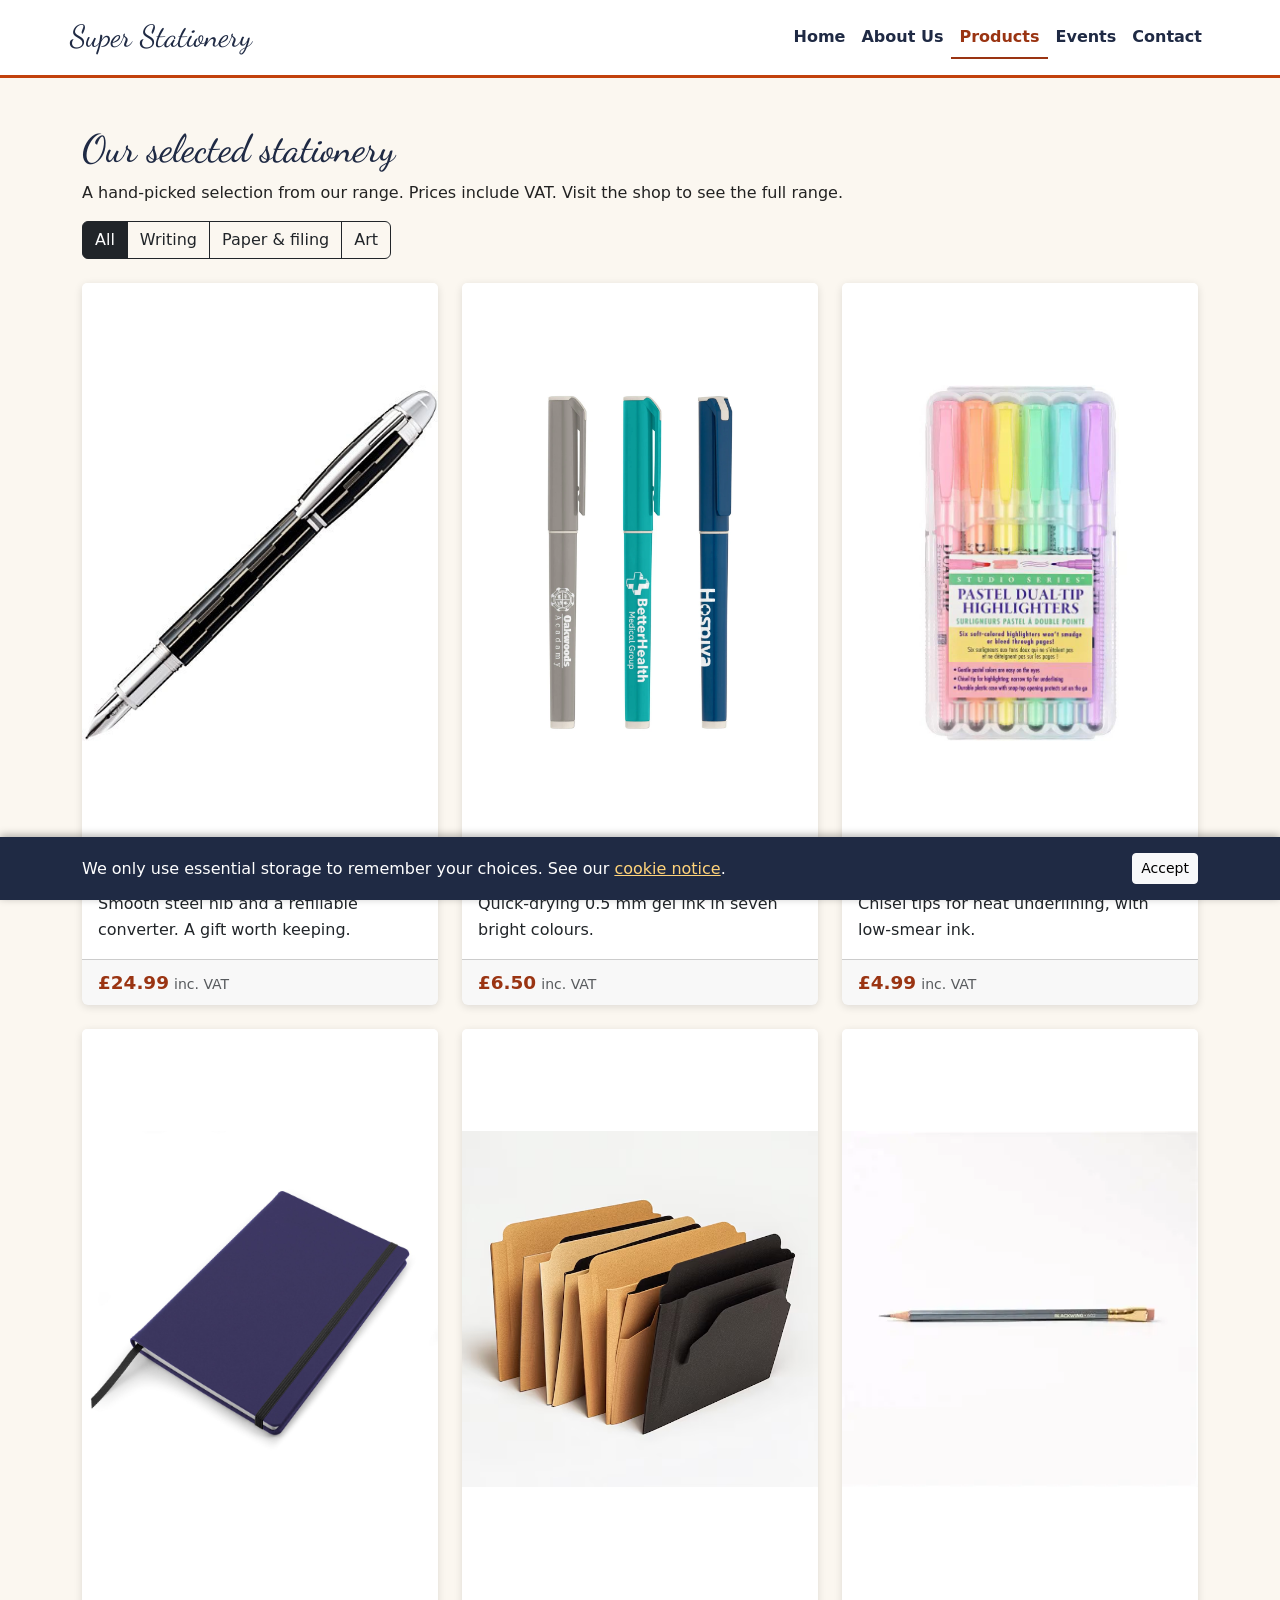
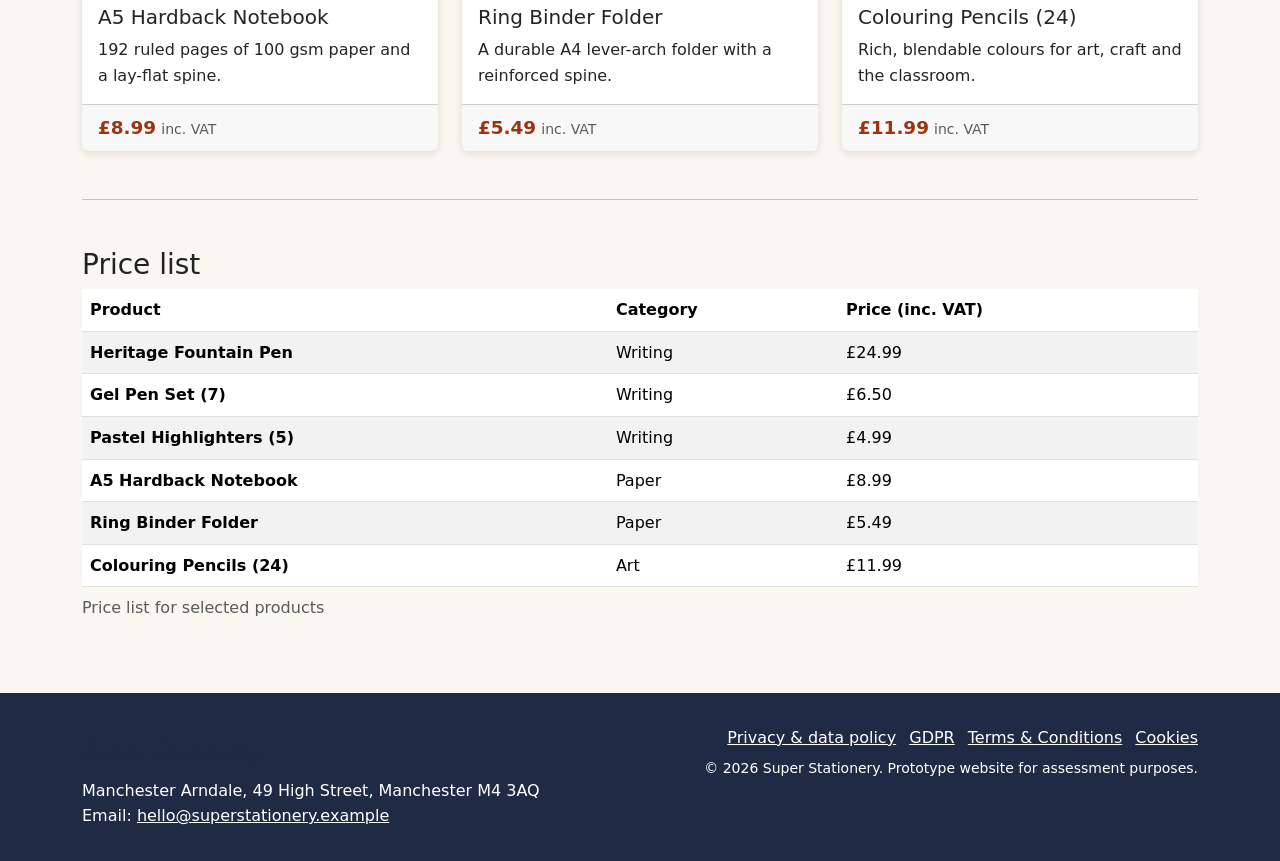
<file: products.html>
<!DOCTYPE html>
<html lang="en-GB">
<head>
  <!-- Character set and responsive viewport (needed for mobile layouts) -->
  <meta charset="utf-8">
  <meta name="viewport" content="width=device-width, initial-scale=1">
  <meta name="description" content="Selected stationery from Super Stationery with images, descriptions and prices.">
  <title>Products | Super Stationery</title>
  <!-- Google Font for headings; Bootstrap provides the responsive grid; styles.css controls the site-wide look -->
  <link rel="preconnect" href="https://fonts.googleapis.com">
  <link href="https://fonts.googleapis.com/css2?family=Dancing+Script:wght@600&display=swap" rel="stylesheet">
  <link rel="stylesheet" href="css/vendor/bootstrap.min.css">
  <link rel="stylesheet" href="css/styles.css">
</head>
<body>
  <!-- Accessibility: lets keyboard users jump past the navigation -->
  <a class="skip-link" href="#main">Skip to main content</a>

  <header class="site-header">
    <nav class="navbar navbar-expand-md container" aria-label="Main navigation">
      <a class="navbar-brand brand" href="index.html">Super Stationery</a>
      <button class="navbar-toggler" type="button" data-bs-toggle="collapse" data-bs-target="#mainNav" aria-controls="mainNav" aria-expanded="false" aria-label="Toggle navigation">
        <span class="navbar-toggler-icon"></span>
      </button>
      <div class="collapse navbar-collapse" id="mainNav">
        <ul class="navbar-nav ms-auto"><li class="nav-item"><a class="nav-link" href="index.html">Home</a></li><li class="nav-item"><a class="nav-link" href="about.html">About Us</a></li><li class="nav-item"><a class="nav-link active" href="products.html" aria-current="page">Products</a></li><li class="nav-item"><a class="nav-link" href="events.html">Events</a></li><li class="nav-item"><a class="nav-link" href="contact.html">Contact</a></li></ul>
      </div>
    </nav>
  </header>

  <main id="main" tabindex="-1">
    <section class="container py-5" aria-labelledby="prod-title">
      <h1 id="prod-title" class="section-title">Our selected stationery</h1>
      <p>A hand-picked selection from our range. Prices include VAT. Visit the shop to see the full range.</p>
      <!-- jQuery filter buttons (see js/main.js) -->
      <div class="btn-group mb-4" role="group" aria-label="Filter products by category">
        <button type="button" class="btn btn-outline-dark active" data-filter="all" aria-pressed="true">All</button>
        <button type="button" class="btn btn-outline-dark" data-filter="writing" aria-pressed="false">Writing</button>
        <button type="button" class="btn btn-outline-dark" data-filter="paper" aria-pressed="false">Paper &amp; filing</button>
        <button type="button" class="btn btn-outline-dark" data-filter="art" aria-pressed="false">Art</button>
      </div>
      <p id="filter-status" class="visually-hidden" aria-live="polite"></p>
      <div class="row g-4" id="product-grid">
        <div class="col-sm-6 col-lg-4 product" data-category="writing">
        <article class="card h-100 product-card">
          <img src="images/fountain_pen.jpg" class="card-img-top" alt="Navy fountain pen with gold trim" width="800" height="560" loading="lazy">
          <div class="card-body">
            <h3 class="h5 card-title">Heritage Fountain Pen</h3>
            <p class="card-text">Smooth steel nib and a refillable converter. A gift worth keeping.</p>
          </div>
          <div class="card-footer"><strong class="price">£24.99</strong> <span class="text-muted small">inc. VAT</span></div>
        </article>
      </div><div class="col-sm-6 col-lg-4 product" data-category="writing">
        <article class="card h-100 product-card">
          <img src="images/gel_pens.webp" class="card-img-top" alt="Seven colourful gel pens fanned out" width="800" height="560" loading="lazy">
          <div class="card-body">
            <h3 class="h5 card-title">Gel Pen Set (7)</h3>
            <p class="card-text">Quick-drying 0.5&nbsp;mm gel ink in seven bright colours.</p>
          </div>
          <div class="card-footer"><strong class="price">£6.50</strong> <span class="text-muted small">inc. VAT</span></div>
        </article>
      </div><div class="col-sm-6 col-lg-4 product" data-category="writing">
        <article class="card h-100 product-card">
          <img src="images/pastel_highlighters.jpg" class="card-img-top" alt="Five pastel highlighters" width="800" height="560" loading="lazy">
          <div class="card-body">
            <h3 class="h5 card-title">Pastel Highlighters (5)</h3>
            <p class="card-text">Chisel tips for neat underlining, with low-smear ink.</p>
          </div>
          <div class="card-footer"><strong class="price">£4.99</strong> <span class="text-muted small">inc. VAT</span></div>
        </article>
      </div><div class="col-sm-6 col-lg-4 product" data-category="paper">
        <article class="card h-100 product-card">
          <img src="images/notebook.jpeg" class="card-img-top" alt="Teal A5 hardback notebook" width="800" height="560" loading="lazy">
          <div class="card-body">
            <h3 class="h5 card-title">A5 Hardback Notebook</h3>
            <p class="card-text">192 ruled pages of 100&nbsp;gsm paper and a lay-flat spine.</p>
          </div>
          <div class="card-footer"><strong class="price">£8.99</strong> <span class="text-muted small">inc. VAT</span></div>
        </article>
      </div><div class="col-sm-6 col-lg-4 product" data-category="paper">
        <article class="card h-100 product-card">
          <img src="images/folder.avif" class="card-img-top" alt="Blue ring binder folder with paper" width="800" height="560" loading="lazy">
          <div class="card-body">
            <h3 class="h5 card-title">Ring Binder Folder</h3>
            <p class="card-text">A durable A4 lever-arch folder with a reinforced spine.</p>
          </div>
          <div class="card-footer"><strong class="price">£5.49</strong> <span class="text-muted small">inc. VAT</span></div>
        </article>
      </div><div class="col-sm-6 col-lg-4 product" data-category="art">
        <article class="card h-100 product-card">
          <img src="images/pencil.webp" class="card-img-top" alt="Seven colouring pencils" width="800" height="560" loading="lazy">
          <div class="card-body">
            <h3 class="h5 card-title">Colouring Pencils (24)</h3>
            <p class="card-text">Rich, blendable colours for art, craft and the classroom.</p>
          </div>
          <div class="card-footer"><strong class="price">£11.99</strong> <span class="text-muted small">inc. VAT</span></div>
        </article>
      </div>
      </div>
      <hr class="my-5">
      <h2 class="h3">Price list</h2>
      <div class="table-responsive">
        <table class="table table-striped align-middle">
          <caption>Price list for selected products</caption>
          <thead><tr><th scope="col">Product</th><th scope="col">Category</th><th scope="col">Price (inc. VAT)</th></tr></thead>
          <tbody><tr><th scope="row">Heritage Fountain Pen</th><td>Writing</td><td>£24.99</td></tr><tr><th scope="row">Gel Pen Set (7)</th><td>Writing</td><td>£6.50</td></tr><tr><th scope="row">Pastel Highlighters (5)</th><td>Writing</td><td>£4.99</td></tr><tr><th scope="row">A5 Hardback Notebook</th><td>Paper</td><td>£8.99</td></tr><tr><th scope="row">Ring Binder Folder</th><td>Paper</td><td>£5.49</td></tr><tr><th scope="row">Colouring Pencils (24)</th><td>Art</td><td>£11.99</td></tr></tbody>
        </table>
      </div>
    </section>
  </main>

  <footer class="site-footer">
    <div class="container">
      <div class="row gy-3">
        <div class="col-md-6">
          <p class="brand mb-1">Super Stationery</p>
          <address class="mb-0">Manchester Arndale, 49 High Street, Manchester M4 3AQ<br>
          Email: <a href="mailto:hello@superstationery.example">hello@superstationery.example</a></address>
        </div>
        <div class="col-md-6 text-md-end">
          <ul class="list-inline mb-1">
            <li class="list-inline-item"><a href="contact.html#privacy">Privacy &amp; data policy</a></li>
            <li class="list-inline-item"><a href="contact.html#gdpr">GDPR</a></li>
            <li class="list-inline-item"><a href="contact.html#terms">Terms &amp; Conditions</a></li>
            <li class="list-inline-item"><a href="contact.html#cookies">Cookies</a></li>
          </ul>
          <small>&copy; 2026 Super Stationery. Prototype website for assessment purposes.</small>
        </div>
      </div>
    </div>
  </footer>

  <!-- Scripts at the end so the page content loads first. Add further files in js/ later. -->
  <script src="js/vendor/jquery.min.js"></script>
  <script src="js/vendor/bootstrap.bundle.min.js"></script>
  <script src="js/main.js"></script>
</body>
</html>
</file>
<file: css/styles.css>
/* ==========================================================
   Super Stationery - site-wide styles (loaded after Bootstrap)
   Colours chosen for WCAG AA contrast on the cream background.
   ========================================================== */
:root{
  --cream:#fbf7f0; --navy:#1f2a44; --accent:#c2410c; --accent-dark:#9a3412;
  --teal:#2f7f79; --panel:#ffffff;
}
body{
background:var(--cream);color:#222;font-family:system-ui,-apple-system,"Segoe UI",Roboto,Arial,sans-serif;line-height:1.6}
h1,h2,h3{
color:var(--navy)}

a{
 color:#0b5394}

a:hover{
 color:var(--accent-dark)}

/* Visible keyboard focus (Operable) */
:focus-visible{
 outline:3px solid #f2b632;outline-offset:2px}

/* Skip link: hidden until focused */
.skip-link{
  position:absolute;left:-999px;top:0;background:var(--navy);color:#fff;padding:.5rem 1rem;z-index:2000}

.skip-link:focus{
  left:0}
.brand{
  font-family:"Dancing Script",cursive,Georgia,serif;font-size:1.9rem;color:var(--navy)!important;text-decoration:none}

.site-header{
  background:var(--panel);border-bottom:3px solid var(--accent)}

.navbar .nav-link{
  color:var(--navy);font-weight:600}

.navbar .nav-link.active{
  color:var(--accent-dark);border-bottom:2px solid var(--accent-dark)}

.section-title{
  font-family:"Dancing Script",cursive,Georgia,serif;font-size:2.4rem}

.hero{
  background:linear-gradient(135deg,#f6e7d0,#fbf7f0)}

.btn-accent{
  background:var(--accent);border-color:var(--accent);color:#fff}

.btn-accent:hover,.btn-accent:focus{background:var(--accent-dark);border-color:var(--accent-dark);color:#fff}

.product-card{
  border:0;box-shadow:0 2px 8px rgba(0,0,0,.12);transition:transform .2s}

.product-card:hover{
  transform:translateY(-4px)}

.product-card img {
  width: 100%;
  aspect-ratio: 1 / 1;   
  object-fit: contain;   
  background: #fff;      
  display: block;
}

.price{
  color:var(--accent-dark);font-size:1.15rem}

.promo{
  background:var(--navy);color:#fff}

.promo h2{
  color:#fff}

.promo a{
  color:#ffd37a}

.value-box,.form-panel{
  background:var(--panel);border-radius:.5rem;padding:1.25rem;box-shadow:0 2px 8px rgba(0,0,0,.08);height:100%}

.mission blockquote{
  border-left:5px solid var(--accent);padding-left:1rem;font-style:italic}

.weather{
  background:#e7f1ef;border-radius:.5rem;padding:.75rem 1rem}

.legal{
  background:#f1ebe0;border-top:1px solid #ddd}

.site-footer{
  background:var(--navy);color:#fff;padding:2rem 0}

.site-footer a,.site-footer address{
  color:#fff}

.site-footer a:hover{
  color:#ffd37a}

.video-wrap,.map-wrap{
  max-width:900px}

.product.hidden-by-filter{
  display:none}

/* Radio group error message must show when the group is invalid */
fieldset.was-invalid .invalid-feedback{
  display:block}

/* Respect users who prefer reduced motion (Operable) */
@media (prefers-reduced-motion:reduce){*{transition:none!important;animation:none!important}}
/* Cookie notice banner */
#cookie-banner{
  position:fixed;bottom:0;left:0;right:0;background:var(--navy);color:#fff;padding:1rem;z-index:1500;box-shadow:0 -2px 8px rgba(0,0,0,.3)}
#cookie-banner a{
  color:#ffd37a}
</file>
